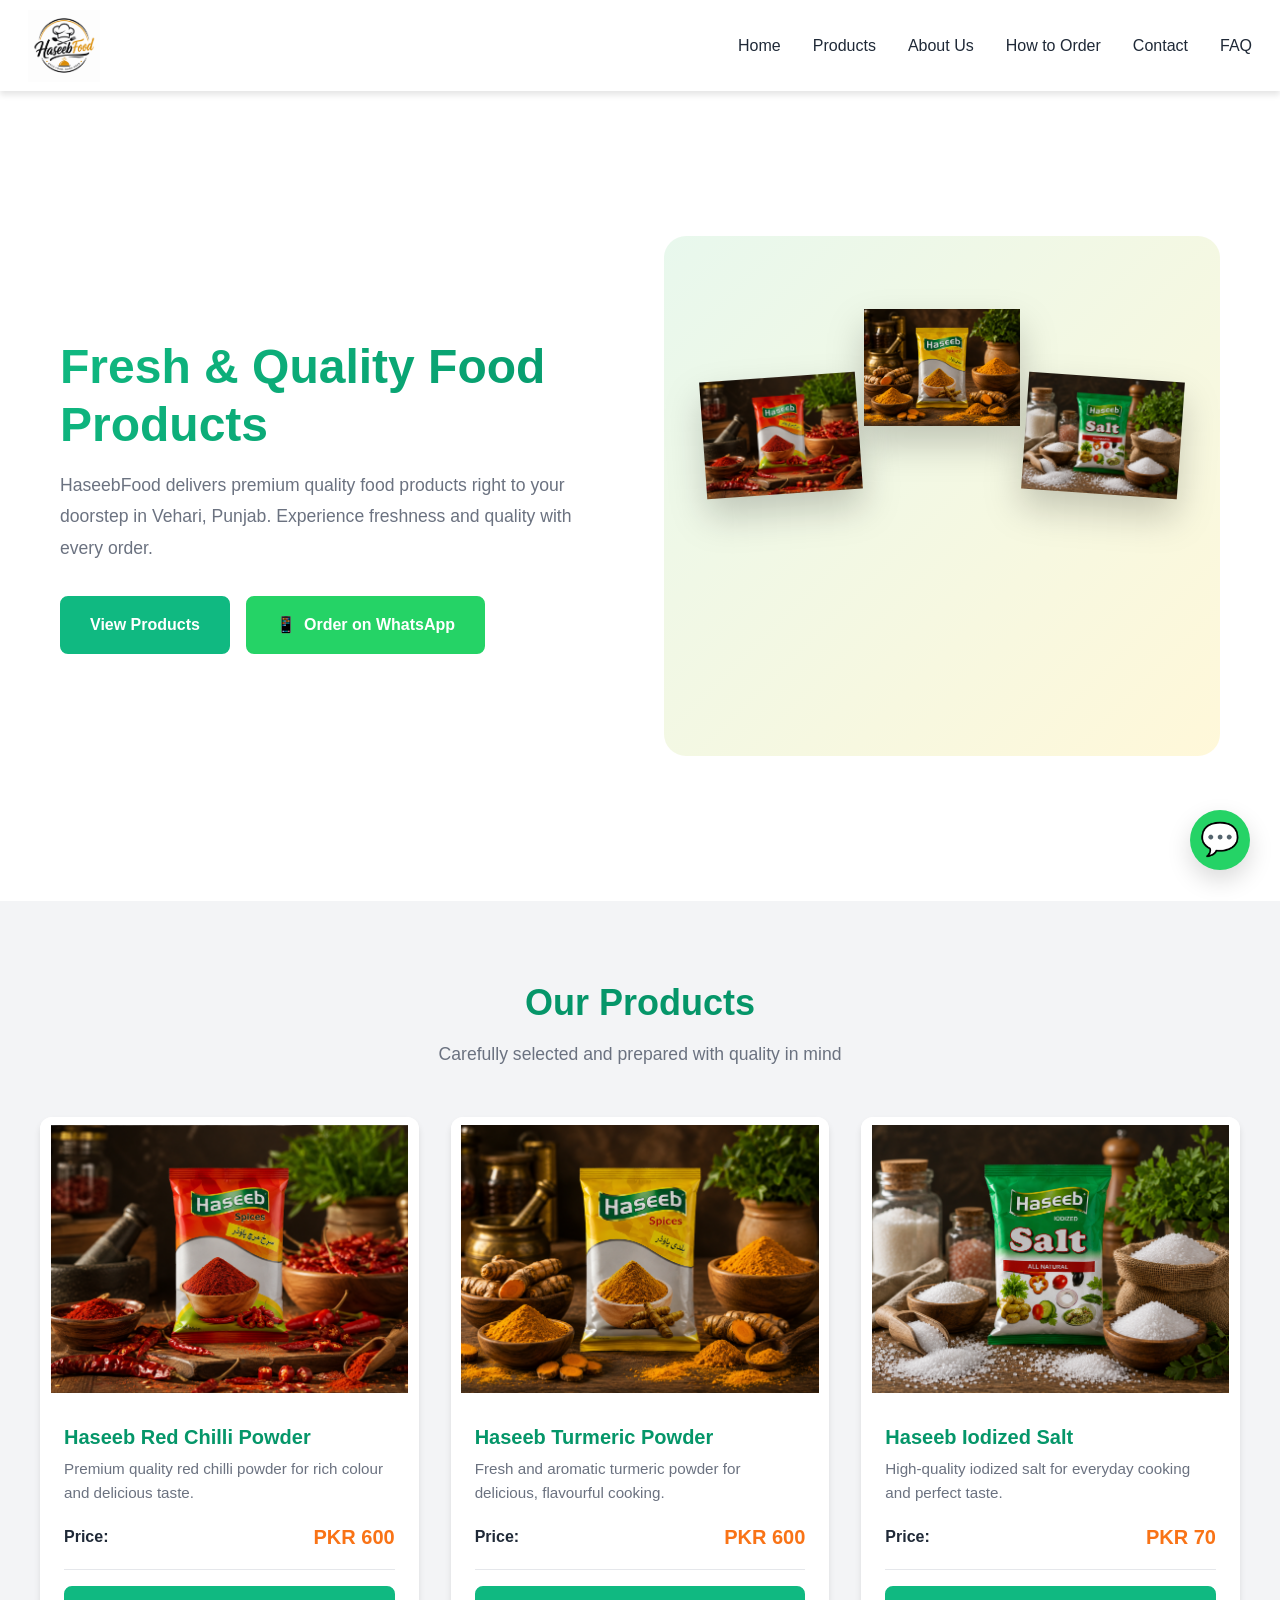
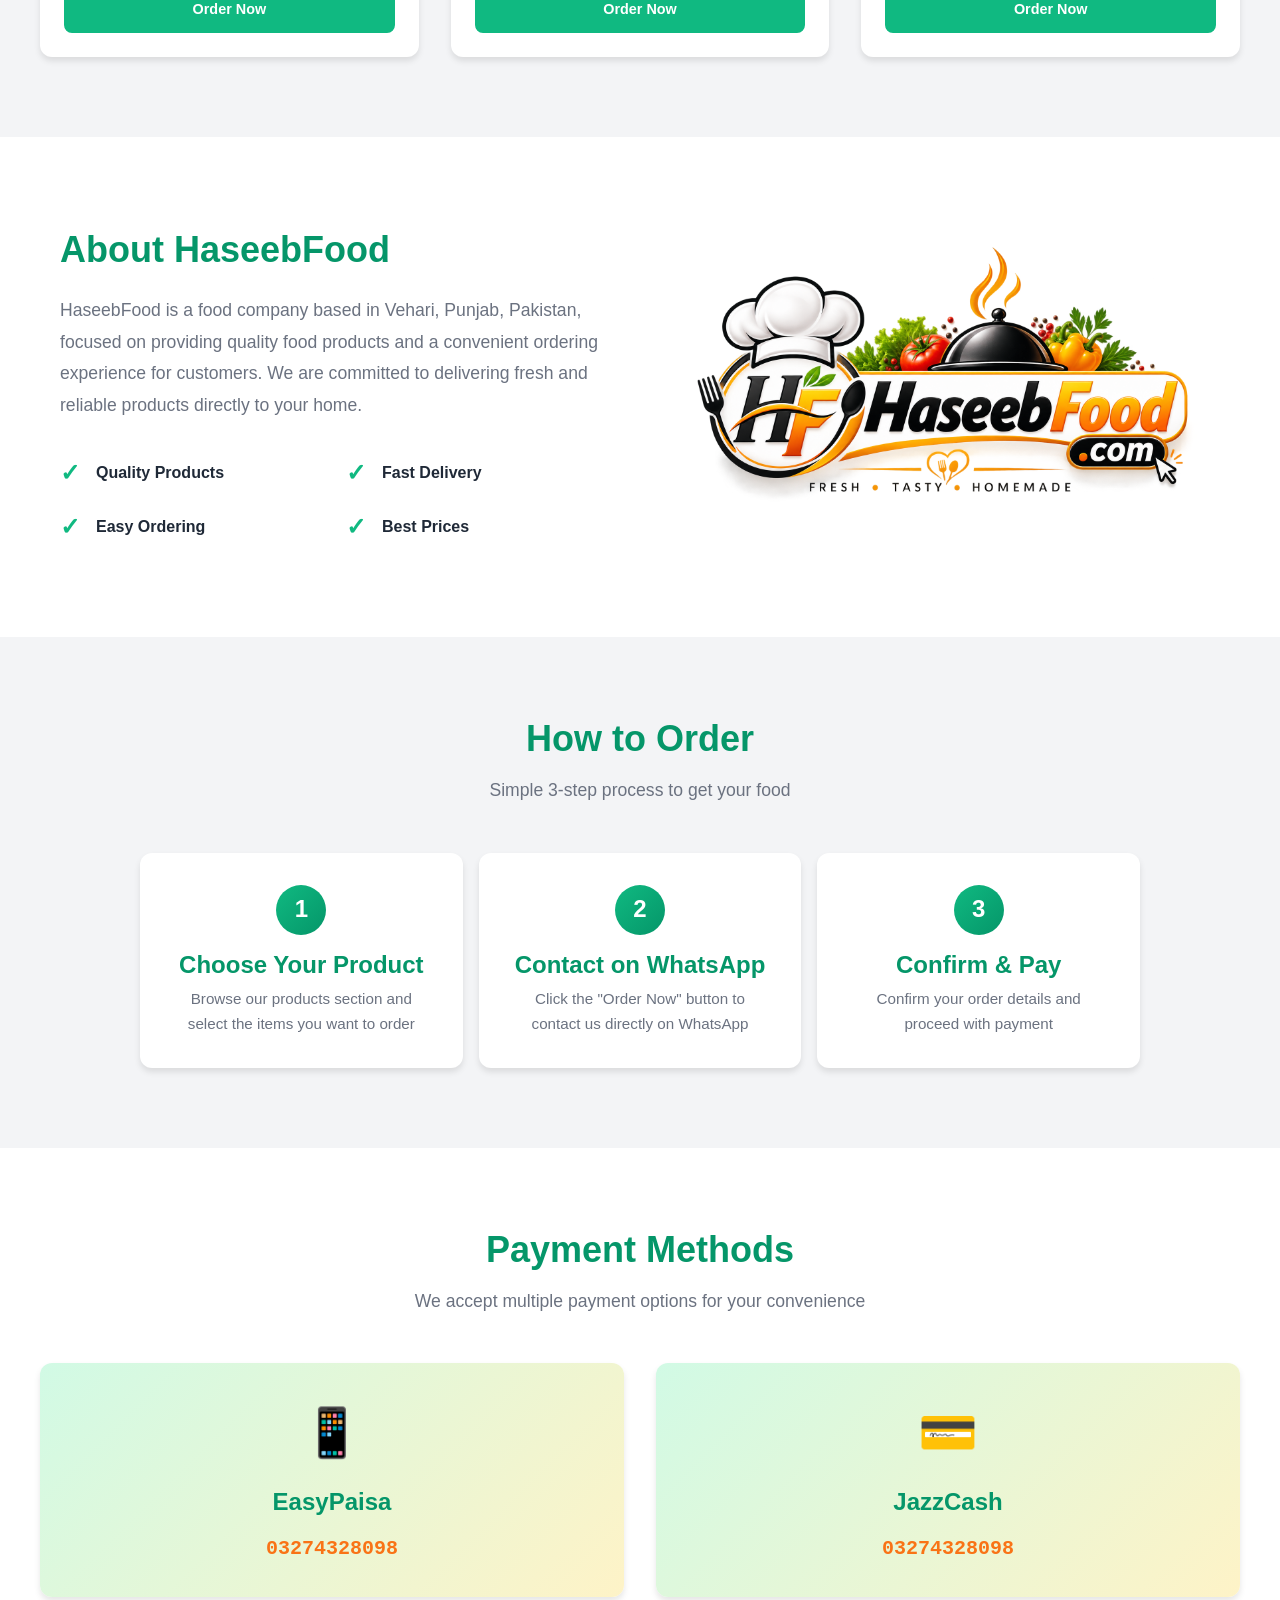
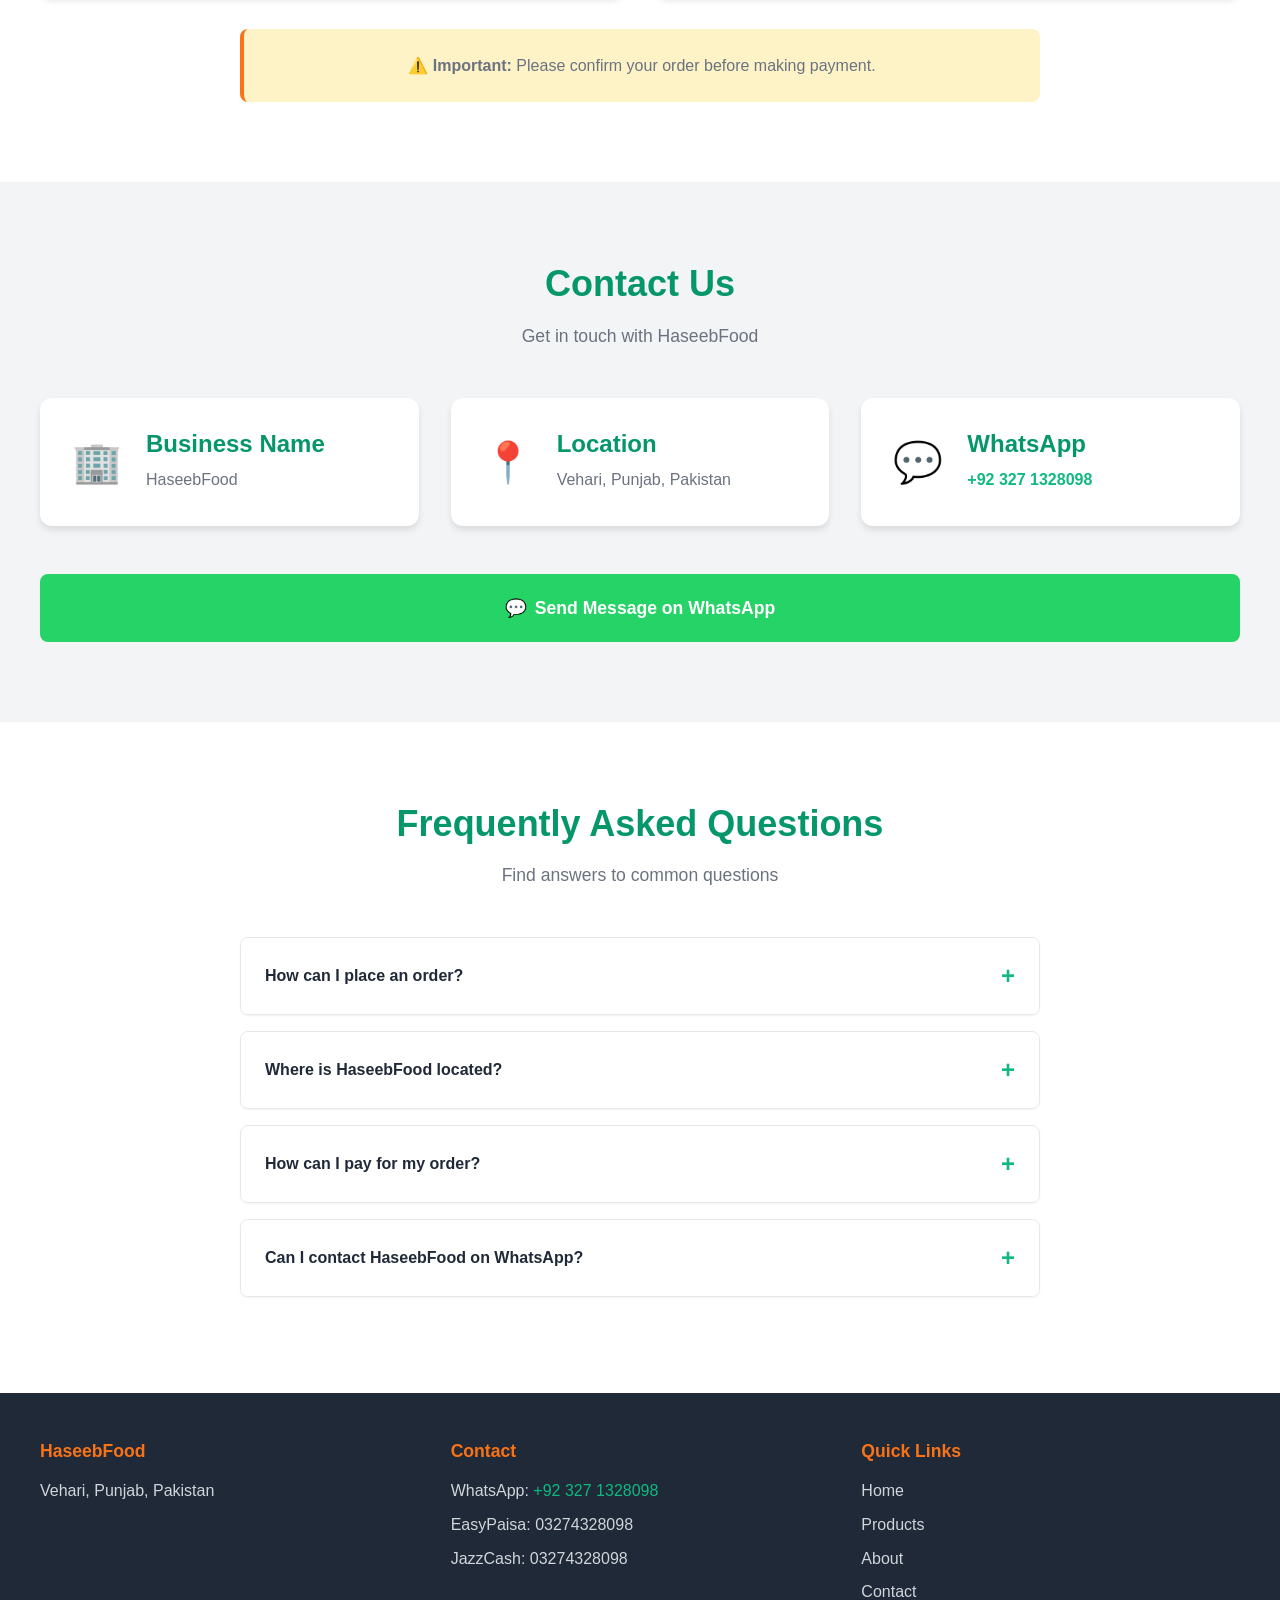
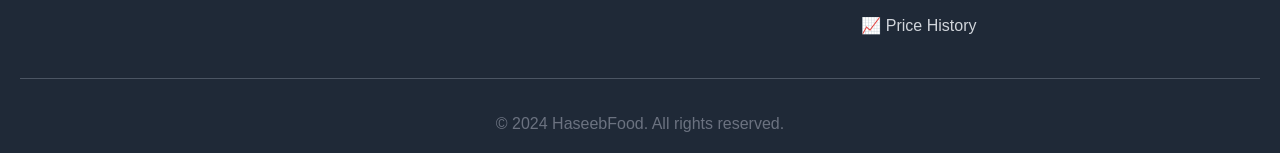
<file: index.html>
<!DOCTYPE html>
<html lang="en">
<head>
    <meta charset="UTF-8">
    <meta name="viewport" content="width=device-width, initial-scale=1.0">
    <meta name="description" content="HaseebFood - Quality food products delivered fresh to your door in Vehari, Punjab. Order now on WhatsApp!">
    <meta name="keywords" content="food, Vehari, quality products, delivery, WhatsApp order">
    <title>HaseebFood - Fresh & Quality Food Products in Vehari</title>
    <link rel="stylesheet" href="style.css">
</head>
<body>
    <!-- Navigation Bar -->
    <nav class="navbar" id="navbar">
        <div class="navbar-container">
            <a href="#home" class="logo" aria-label="HaseebFood Home">
                <img src="haseeb-logo.png" alt="HaseebFood Logo" class="site-logo">
            </a>
            <button class="hamburger" id="hamburger">
                <span></span>
                <span></span>
                <span></span>
            </button>
            <ul class="nav-menu" id="navMenu">
                <li><a href="#home" class="nav-link">Home</a></li>
                <li><a href="#products" class="nav-link">Products</a></li>
                <li><a href="#about" class="nav-link">About Us</a></li>
                <li><a href="#how-to-order" class="nav-link">How to Order</a></li>
                <li><a href="#contact" class="nav-link">Contact</a></li>
                <li><a href="#faq" class="nav-link">FAQ</a></li>
            </ul>
        </div>
    </nav>

    <!-- Hero Section -->
    <section id="home" class="hero">
        <div class="hero-content">
            <h1 class="hero-title">Fresh & Quality Food Products</h1>
            <p class="hero-subtitle">HaseebFood delivers premium quality food products right to your doorstep in Vehari, Punjab. Experience freshness and quality with every order.</p>
            <div class="hero-buttons">
                <a href="#products" class="btn btn-primary">View Products</a>
                <a href="https://wa.me/923271328098?text=Hello%20HaseebFood%2C%20I%20would%20like%20to%20know%20more%20about%20your%20products" class="btn btn-whatsapp">
                    <span>📱</span> Order on WhatsApp
                </a>
            </div>
        </div>
        <div class="hero-image">
            <div class="hero-product-display" aria-label="HaseebFood products">
                <div class="hero-product hero-product-1"><img src="haseeb-red-chilli.png" alt="Haseeb Red Chilli Powder"></div>
                <div class="hero-product hero-product-2"><img src="haseeb-turmeric.png" alt="Haseeb Turmeric Powder"></div>
                <div class="hero-product hero-product-3"><img src="haseeb-salt.png" alt="Haseeb Iodized Salt"></div>
            </div>
        </div>
    </section>

    <!-- Products Section -->
    <section id="products" class="products">
        <div class="section-header">
            <h2>Our Products</h2>
            <p>Carefully selected and prepared with quality in mind</p>
        </div>
        <div class="products-grid">
            <!-- Product 1 -->
            <div class="product-card">
                <div class="product-image">
                    <img src="haseeb-red-chilli.png" alt="Haseeb Red Chilli Powder" class="product-img">
                </div>
                <div class="product-info">
                    <h3 class="product-name">Haseeb Red Chilli Powder</h3>
                    <p class="product-description">Premium quality red chilli powder for rich colour and delicious taste.</p>
                    <div class="product-price">
                        <span class="price-label">Price:</span>
                        <span class="price-value">PKR 600 </span>
                    </div>
                    <a href="https://wa.me/923271328098?text=Hi%20HaseebFood%2C%20I%20would%20like%20to%20order%20Haseeb%20Red%20Chilli%20Powder" class="btn btn-small btn-primary">Order Now</a>
                </div>
            </div>

            <!-- Product 2 -->
            <div class="product-card">
                <div class="product-image">
                    <img src="haseeb-turmeric.png" alt="Haseeb Turmeric Powder" class="product-img">
                </div>
                <div class="product-info">
                    <h3 class="product-name">Haseeb Turmeric Powder</h3>
                    <p class="product-description">Fresh and aromatic turmeric powder for delicious, flavourful cooking.</p>
                    <div class="product-price">
                        <span class="price-label">Price:</span>
                        <span class="price-value">PKR 600 </span>
                    </div>
                    <a href="https://wa.me/923271328098?text=Hi%20HaseebFood%2C%20I%20would%20like%20to%20order%20Haseeb%20Turmeric%20Powder" class="btn btn-small btn-primary">Order Now</a>
                </div>
            </div>

            <!-- Product 3 -->
            <div class="product-card">
                <div class="product-image">
                    <img src="haseeb-salt.png" alt="Haseeb Iodized Salt" class="product-img">
                </div>
                <div class="product-info">
                    <h3 class="product-name">Haseeb Iodized Salt</h3>
                    <p class="product-description">High-quality iodized salt for everyday cooking and perfect taste.</p>
                    <div class="product-price">
                        <span class="price-label">Price:</span>
                        <span class="price-value">PKR 70</span>
                    </div>
                    <a href="https://wa.me/923271328098?text=Hi%20HaseebFood%2C%20I%20would%20like%20to%20order%20Haseeb%20Iodized%20Salt" class="btn btn-small btn-primary">Order Now</a>
                </div>
            </div>

        </div>
    </section>

    <!-- About Us Section -->
    <section id="about" class="about">
        <div class="section-container">
            <div class="about-content">
                <h2>About HaseebFood</h2>
                <p class="about-text">
                    HaseebFood is a food company based in Vehari, Punjab, Pakistan, focused on providing quality food products and a convenient ordering experience for customers. We are committed to delivering fresh and reliable products directly to your home.
                </p>
                <div class="about-features">
                    <div class="feature">
                        <span class="feature-icon">✓</span>
                        <span class="feature-text">Quality Products</span>
                    </div>
                    <div class="feature">
                        <span class="feature-icon">✓</span>
                        <span class="feature-text">Fast Delivery</span>
                    </div>
                    <div class="feature">
                        <span class="feature-icon">✓</span>
                        <span class="feature-text">Easy Ordering</span>
                    </div>
                    <div class="feature">
                        <span class="feature-icon">✓</span>
                        <span class="feature-text">Best Prices</span>
                    </div>
                </div>
            </div>
            <div class="about-image">
                <img src="haseeb-banner.png" alt="HaseebFood Brand Banner" class="brand-banner">
            </div>
        </div>
    </section>

    <!-- How to Order Section -->
    <section id="how-to-order" class="how-to-order">
        <div class="section-header">
            <h2>How to Order</h2>
            <p>Simple 3-step process to get your food</p>
        </div>
        <div class="steps-container">
            <div class="step">
                <div class="step-number">1</div>
                <h3>Choose Your Product</h3>
                <p>Browse our products section and select the items you want to order</p>
            </div>
            <div class="step-arrow">→</div>
            <div class="step">
                <div class="step-number">2</div>
                <h3>Contact on WhatsApp</h3>
                <p>Click the "Order Now" button to contact us directly on WhatsApp</p>
            </div>
            <div class="step-arrow">→</div>
            <div class="step">
                <div class="step-number">3</div>
                <h3>Confirm & Pay</h3>
                <p>Confirm your order details and proceed with payment</p>
            </div>
        </div>
    </section>

    <!-- Payment Section -->
    <section id="payment" class="payment">
        <div class="section-header">
            <h2>Payment Methods</h2>
            <p>We accept multiple payment options for your convenience</p>
        </div>
        <div class="payment-methods">
            <div class="payment-card">
                <div class="payment-icon">📱</div>
                <h3>EasyPaisa</h3>
                <p class="payment-number">03274328098</p>
            </div>
            <div class="payment-card">
                <div class="payment-icon">💳</div>
                <h3>JazzCash</h3>
                <p class="payment-number">03274328098</p>
            </div>
        </div>
        <div class="payment-note">
            <p><strong>⚠️ Important:</strong> Please confirm your order before making payment.</p>
        </div>
    </section>

    <!-- Contact Section -->
    <section id="contact" class="contact">
        <div class="section-header">
            <h2>Contact Us</h2>
            <p>Get in touch with HaseebFood</p>
        </div>
        <div class="contact-container">
            <div class="contact-info">
                <div class="contact-item">
                    <span class="contact-icon">🏢</span>
                    <div>
                        <h3>Business Name</h3>
                        <p>HaseebFood</p>
                    </div>
                </div>
                <div class="contact-item">
                    <span class="contact-icon">📍</span>
                    <div>
                        <h3>Location</h3>
                        <p>Vehari, Punjab, Pakistan</p>
                    </div>
                </div>
                <div class="contact-item">
                    <span class="contact-icon">💬</span>
                    <div>
                        <h3>WhatsApp</h3>
                        <p><a href="https://wa.me/923271328098">+92 327 1328098</a></p>
                    </div>
                </div>
            </div>
            <div class="contact-button-container">
                <a href="https://wa.me/923271328098?text=Hello%20HaseebFood%2C%20I%20would%20like%20to%20contact%20you" class="btn btn-whatsapp btn-large">
                    <span>💬</span> Send Message on WhatsApp
                </a>
            </div>
        </div>
    </section>

    <!-- FAQ Section -->
    <section id="faq" class="faq">
        <div class="section-header">
            <h2>Frequently Asked Questions</h2>
            <p>Find answers to common questions</p>
        </div>
        <div class="faq-container">
            <div class="faq-item">
                <button class="faq-question">
                    <span>How can I place an order?</span>
                    <span class="faq-toggle">+</span>
                </button>
                <div class="faq-answer">
                    <p>You can place an order by browsing our products section and clicking the "Order Now" button. This will open WhatsApp where you can confirm your order with us.</p>
                </div>
            </div>

            <div class="faq-item">
                <button class="faq-question">
                    <span>Where is HaseebFood located?</span>
                    <span class="faq-toggle">+</span>
                </button>
                <div class="faq-answer">
                    <p>HaseebFood is based in Vehari, Punjab, Pakistan. We deliver our products to customers in and around the Vehari area.</p>
                </div>
            </div>

            <div class="faq-item">
                <button class="faq-question">
                    <span>How can I pay for my order?</span>
                    <span class="faq-toggle">+</span>
                </button>
                <div class="faq-answer">
                    <p>We accept payment through EasyPaisa and JazzCash. After confirming your order on WhatsApp, we will provide you with payment instructions.</p>
                </div>
            </div>

            <div class="faq-item">
                <button class="faq-question">
                    <span>Can I contact HaseebFood on WhatsApp?</span>
                    <span class="faq-toggle">+</span>
                </button>
                <div class="faq-answer">
                    <p>Yes! WhatsApp is our primary communication channel. You can reach us at +92 327 1328098 for any inquiries or orders.</p>
                </div>
            </div>
        </div>
    </section>

    <!-- Floating WhatsApp Button -->
    <a href="https://wa.me/923271328098" class="floating-whatsapp" title="Contact us on WhatsApp">
        <span>💬</span>
    </a>

    <!-- Footer -->
    <footer class="footer">
        <div class="footer-content">
            <div class="footer-section">
                <h3>HaseebFood</h3>
                <p>Vehari, Punjab, Pakistan</p>
            </div>
            <div class="footer-section">
                <h3>Contact</h3>
                <p>WhatsApp: <a href="https://wa.me/923271328098">+92 327 1328098</a></p>
                <p>EasyPaisa: 03274328098</p>
                <p>JazzCash: 03274328098</p>
            </div>
            <div class="footer-section">
                <h3>Quick Links</h3>
                <ul class="footer-links">
                    <li><a href="#home">Home</a></li>
                    <li><a href="#products">Products</a></li>
                    <li><a href="#about">About</a></li>
                    <li><a href="#contact">Contact</a></li>
                    <li><a href="price-history.html">📈 Price History</a></li>
                </ul>
            </div>
        </div>
        <div class="footer-bottom">
            <p>&copy; 2024 HaseebFood. All rights reserved.</p>
        </div>
    </footer>

    <script src="script.js"></script>
</body>
</html>
</file>
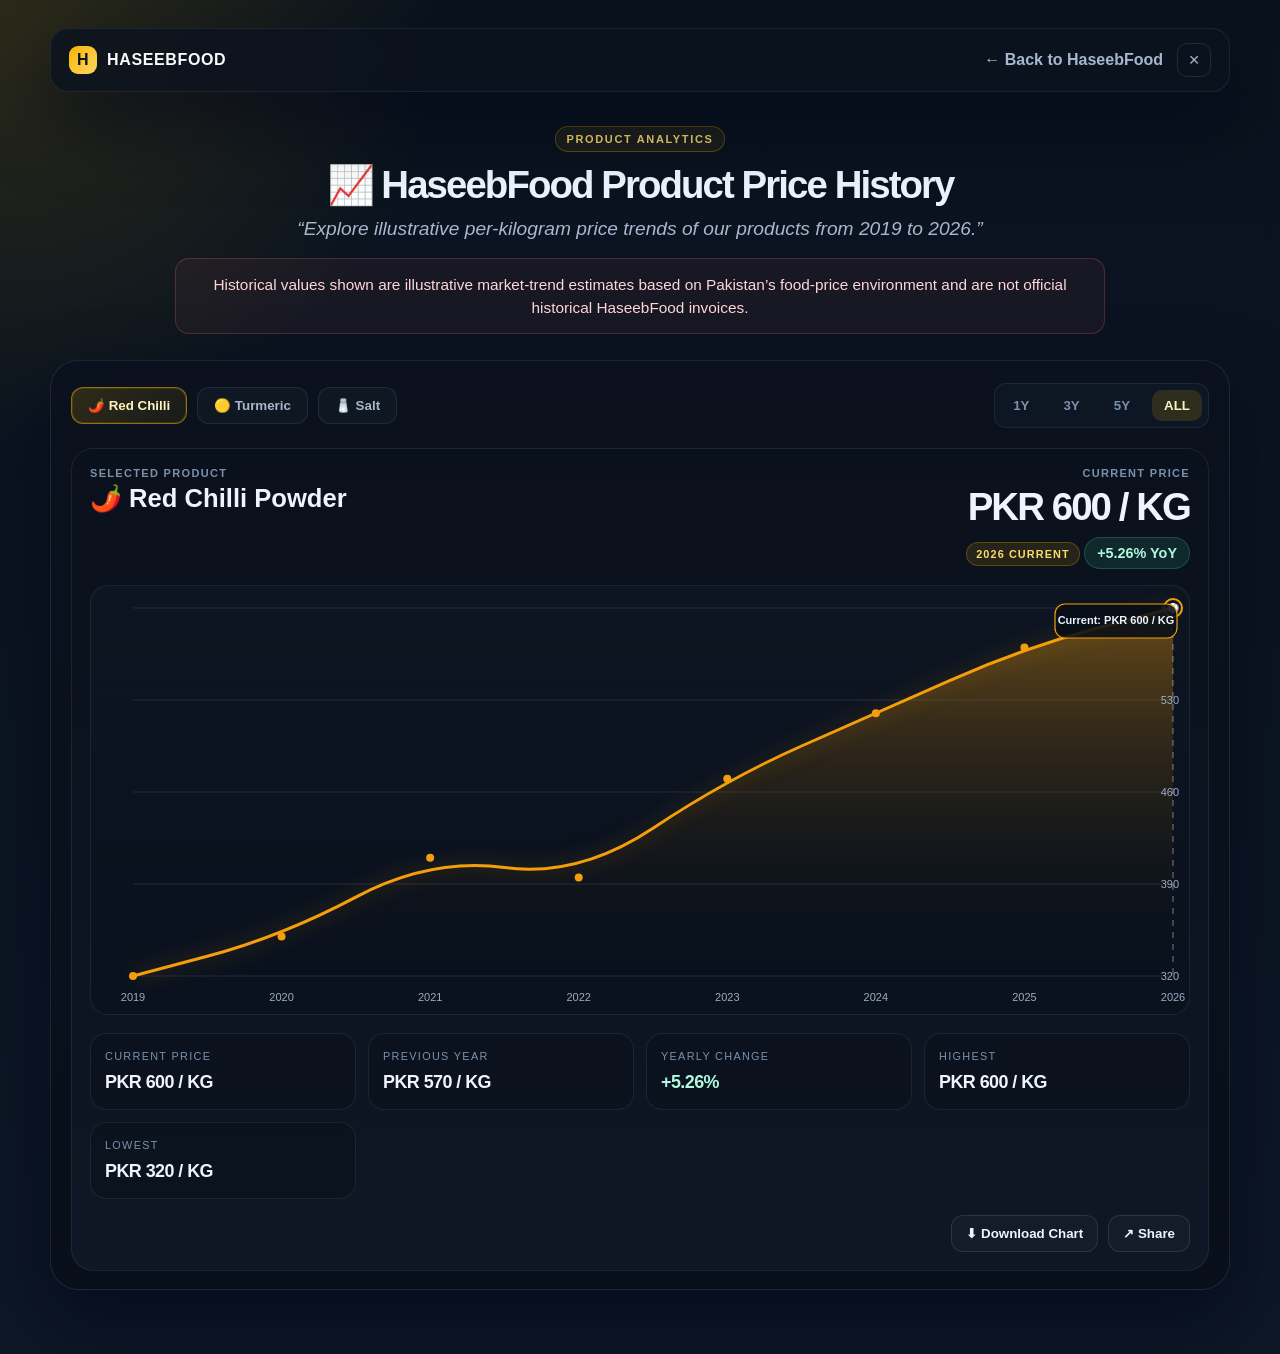
<file: price-history.html>
<!DOCTYPE html>
<html lang="en">
  <head>
    <meta charset="UTF-8" />
    <meta name="viewport" content="width=device-width, initial-scale=1.0" />
    <title>📈 HaseebFood Product Price History</title>
    <style>
      :root {
        --bg: #0b1320;
        --bg-soft: #101b2c;
        --panel: rgba(15, 24, 38, 0.96);
        --panel-alt: rgba(11, 18, 30, 0.86);
        --line: rgba(148, 163, 184, 0.18);
        --line-strong: rgba(148, 163, 184, 0.3);
        --text: #edf4ff;
        --muted: #a7b7cf;
        --muted-2: #7b91ab;
        --brand: #f5b700;
        --brand-soft: rgba(245, 183, 0, 0.14);
        --green: #34d399;
        --green-soft: rgba(52, 211, 153, 0.14);
        --red: #f87171;
        --red-soft: rgba(248, 113, 113, 0.16);
        --shadow: 0 30px 70px rgba(2, 6, 23, 0.55);
      }

      * { box-sizing: border-box; }

      html {
        scroll-behavior: smooth;
      }

      body {
        margin: 0;
        min-height: 100vh;
        overflow-x: hidden;
        overflow-y: auto;
        -webkit-overflow-scrolling: touch;
        font-family: Inter, "Segoe UI", Roboto, Helvetica, Arial, sans-serif;
        background:
          radial-gradient(circle at top left, rgba(245, 183, 0, 0.15), transparent 24%),
          linear-gradient(180deg, #09121d 0%, #0d1726 100%);
        color: var(--text);
      }

      a {
        color: inherit;
        text-decoration: none;
      }

      .page-shell {
        width: min(1180px, calc(100% - 28px));
        margin: 0 auto;
        padding: 28px 0 64px;
      }

      .topbar {
        display: flex;
        align-items: center;
        justify-content: space-between;
        gap: 12px;
        padding: 14px 18px;
        background: rgba(12, 19, 31, 0.82);
        border: 1px solid rgba(148, 163, 184, 0.12);
        border-radius: 18px;
        backdrop-filter: blur(10px);
        box-shadow: var(--shadow);
        position: sticky;
        top: 12px;
        z-index: 10;
      }

      .brand {
        display: inline-flex;
        align-items: center;
        gap: 10px;
        font-weight: 700;
        letter-spacing: 0.04em;
        text-transform: uppercase;
        color: #f9fafb;
      }

      .brand-mark {
        display: inline-flex;
        width: 28px;
        height: 28px;
        align-items: center;
        justify-content: center;
        border-radius: 9px;
        background: linear-gradient(135deg, var(--brand) 0%, #ffd666 100%);
        color: #0a1220;
        font-weight: 800;
      }

      .back-link {
        display: inline-flex;
        align-items: center;
        gap: 8px;
        color: var(--muted);
        font-weight: 600;
        transition: color 0.2s ease;
      }

      .back-link:hover {
        color: var(--text);
      }

      .close-link {
        display: inline-flex;
        width: 34px;
        height: 34px;
        align-items: center;
        justify-content: center;
        border: 1px solid rgba(148, 163, 184, 0.18);
        border-radius: 10px;
        color: var(--muted);
        font-size: 1.15rem;
        transition: color 0.2s ease, border-color 0.2s ease;
      }

      .close-link:hover {
        color: var(--text);
        border-color: rgba(245, 183, 0, 0.45);
      }

      .container {
        padding-top: 34px;
      }

      .hero {
        text-align: center;
        margin-bottom: 24px;
      }

      .eyebrow {
        display: inline-block;
        margin: 0 0 12px;
        padding: 6px 10px;
        border: 1px solid rgba(245, 183, 0, 0.3);
        border-radius: 999px;
        background: rgba(245, 183, 0, 0.08);
        color: #fbdc6d;
        font-size: 11px;
        letter-spacing: 0.15em;
        text-transform: uppercase;
        font-weight: 700;
      }

      h1 {
        margin: 0;
        font-size: clamp(2rem, 3vw, 3.3rem);
        line-height: 1.1;
        letter-spacing: -0.05em;
      }

      .subtitle {
        margin: 12px auto 0;
        max-width: 760px;
        font-size: clamp(1rem, 1.5vw, 1.2rem);
        color: var(--muted);
        font-style: italic;
      }

      .notice {
        width: min(930px, 100%);
        margin: 18px auto 0;
        padding: 14px 18px;
        border: 1px solid rgba(248, 113, 113, 0.22);
        border-radius: 14px;
        background: rgba(248, 113, 113, 0.06);
        color: #ffd7d7;
        font-size: 0.96rem;
        line-height: 1.5;
      }

      .panel {
        position: relative;
        margin-top: 26px;
        background: linear-gradient(180deg, rgba(11, 18, 30, 0.96) 0%, rgba(9, 15, 25, 0.92) 100%);
        border: 1px solid rgba(148, 163, 184, 0.15);
        border-radius: 28px;
        box-shadow: var(--shadow);
        overflow: hidden;
      }

      .panel-inner {
        padding: 22px 20px 18px;
      }

      .tabs-and-controls {
        display: flex;
        align-items: center;
        justify-content: space-between;
        gap: 14px;
        flex-wrap: wrap;
        margin-bottom: 20px;
      }

      .product-tabs {
        display: flex;
        flex-wrap: wrap;
        gap: 10px;
      }

      .tab-button {
        appearance: none;
        border: 1px solid rgba(148, 163, 184, 0.15);
        background: rgba(148, 163, 184, 0.04);
        color: var(--muted);
        border-radius: 12px;
        padding: 10px 16px;
        font-weight: 700;
        cursor: pointer;
        transition: all 0.2s ease;
      }

      .tab-button.active {
        background: linear-gradient(135deg, rgba(245, 183, 0, 0.16), rgba(245, 183, 0, 0.06));
        border-color: rgba(245, 183, 0, 0.52);
        color: #fef3bf;
        box-shadow: inset 0 0 0 1px rgba(245, 183, 0, 0.14);
      }

      .timeframe-controls {
        display: inline-flex;
        align-items: center;
        gap: 10px;
        padding: 6px;
        border: 1px solid rgba(148, 163, 184, 0.12);
        background: rgba(15, 24, 38, 0.76);
        border-radius: 12px;
      }

      .timeframe-button {
        border: 0;
        background: transparent;
        color: var(--muted-2);
        padding: 8px 12px;
        border-radius: 10px;
        font-weight: 700;
        cursor: pointer;
        transition: 0.2s ease;
      }

      .timeframe-button.active {
        background: rgba(245, 183, 0, 0.14);
        color: #fef3bf;
      }

      .chart-card {
        background: linear-gradient(180deg, rgba(11, 17, 28, 0.92) 0%, rgba(16, 24, 39, 0.9) 100%);
        border: 1px solid rgba(148, 163, 184, 0.12);
        border-radius: 22px;
        padding: 18px;
      }

      .chart-header {
        display: flex;
        justify-content: space-between;
        align-items: flex-start;
        gap: 16px;
        margin-bottom: 16px;
        flex-wrap: wrap;
      }

      .product-kicker {
        margin: 0 0 4px;
        color: var(--muted-2);
        letter-spacing: 0.12em;
        text-transform: uppercase;
        font-size: 11px;
        font-weight: 700;
      }

      .product-name {
        margin: 0;
        font-size: clamp(1.2rem, 2vw, 1.8rem);
      }

      .price-spotlight {
        text-align: right;
      }

      .current-label {
        display: block;
        color: var(--muted-2);
        text-transform: uppercase;
        letter-spacing: 0.12em;
        font-size: 11px;
        font-weight: 700;
        margin-bottom: 6px;
      }

      .current-price {
        font-size: clamp(1.8rem, 3vw, 2.7rem);
        font-weight: 800;
        letter-spacing: -0.05em;
      }

      .trend-pill {
        display: inline-flex;
        align-items: center;
        justify-content: center;
        border-radius: 999px;
        padding: 7px 12px;
        margin-top: 8px;
        background: rgba(52, 211, 153, 0.12);
        border: 1px solid rgba(52, 211, 153, 0.22);
        color: #b1f7dd;
        font-size: 0.9rem;
        font-weight: 700;
      }

      .current-badge {
        display: inline-flex;
        align-items: center;
        gap: 6px;
        margin-top: 10px;
        padding: 5px 9px;
        border-radius: 999px;
        background: rgba(245, 183, 0, 0.12);
        border: 1px solid rgba(245, 183, 0, 0.26);
        color: #fbdc6d;
        font-size: 0.68rem;
        font-weight: 800;
        letter-spacing: 0.1em;
      }

      .chart-wrap {
        position: relative;
        height: 430px;
        border-radius: 18px;
        background: linear-gradient(180deg, rgba(14, 23, 36, 0.7), rgba(10, 17, 29, 0.8));
        border: 1px solid rgba(148, 163, 184, 0.12);
        overflow: hidden;
      }

      canvas {
        display: block;
        width: 100%;
        height: 100%;
        cursor: crosshair;
      }

      .chart-tooltip {
        position: absolute;
        top: 18px;
        left: 18px;
        pointer-events: none;
        opacity: 0;
        transform: translateY(8px);
        transition: opacity 0.18s ease, transform 0.18s ease;
        z-index: 2;
        background: rgba(8, 12, 17, 0.92);
        border: 1px solid rgba(148, 163, 184, 0.25);
        border-radius: 12px;
        padding: 10px 12px;
        box-shadow: 0 18px 32px rgba(0, 0, 0, 0.28);
        min-width: 150px;
      }

      .chart-tooltip.visible {
        opacity: 1;
        transform: translateY(0);
      }

      .tooltip-year {
        display: block;
        font-size: 0.68rem;
        letter-spacing: 0.12em;
        text-transform: uppercase;
        color: var(--muted-2);
        margin-bottom: 4px;
      }

      .tooltip-value {
        font-size: 1rem;
        font-weight: 800;
        color: var(--text);
      }

      .stats-grid {
        display: grid;
        grid-template-columns: repeat(4, minmax(0, 1fr));
        gap: 12px;
        margin-top: 18px;
      }

      .stat-card {
        background: rgba(12, 18, 30, 0.72);
        border: 1px solid rgba(148, 163, 184, 0.12);
        border-radius: 16px;
        padding: 16px 14px;
      }

      .stat-label {
        display: block;
        color: var(--muted-2);
        font-size: 0.68rem;
        text-transform: uppercase;
        letter-spacing: 0.12em;
        margin-bottom: 10px;
      }

      .stat-value {
        font-size: 1.12rem;
        font-weight: 800;
        letter-spacing: -0.03em;
      }

      .stat-value.positive { color: #b1f7dd; }
      .stat-value.negative { color: #fecaca; }

      .action-row {
        display: flex;
        justify-content: flex-end;
        gap: 10px;
        margin-top: 16px;
        flex-wrap: wrap;
      }

      .action-button {
        appearance: none;
        border: 1px solid rgba(148, 163, 184, 0.18);
        background: rgba(148, 163, 184, 0.04);
        color: var(--text);
        border-radius: 12px;
        padding: 10px 14px;
        font-weight: 700;
        cursor: pointer;
        transition: transform 0.2s ease, border-color 0.2s ease;
      }

      .action-button:hover {
        transform: translateY(-1px);
        border-color: rgba(245, 183, 0, 0.34);
      }

      .sr-only {
        position: absolute;
        width: 1px;
        height: 1px;
        padding: 0;
        margin: -1px;
        overflow: hidden;
        clip: rect(0, 0, 0, 0);
        border: 0;
      }

      @media (max-width: 860px) {
        .topbar {
          padding: 12px 14px;
        }

        .brand {
          font-size: 0.82rem;
          letter-spacing: 0.04em;
        }

        .back-link {
          font-size: 0.86rem;
        }

        .stats-grid {
          grid-template-columns: repeat(2, minmax(0, 1fr));
        }

        .chart-wrap {
          height: 340px;
        }
      }

      @media (max-width: 560px) {
        .page-shell {
          width: min(100% - 16px, 1180px);
        }

        .panel-inner {
          padding: 14px 12px 12px;
        }

        .tabs-and-controls {
          align-items: stretch;
        }

        .product-tabs,
        .timeframe-controls {
          width: 100%;
        }

        .product-tabs {
          display: grid;
          grid-template-columns: repeat(3, minmax(0, 1fr));
        }

        .tab-button {
          width: 100%;
          padding: 10px 8px;
          font-size: 0.8rem;
        }

        .timeframe-controls {
          justify-content: space-between;
        }

        .timeframe-button {
          flex: 1 1 0;
        }

        .chart-header {
          align-items: center;
        }

        .price-spotlight {
          width: 100%;
          text-align: left;
        }

        .current-price {
          font-size: 1.8rem;
        }

        .stats-grid {
          grid-template-columns: 1fr;
        }

        .chart-wrap {
          height: 300px;
        }
      }
    </style>
  </head>
  <body>
    <div class="page-shell">
      <header class="topbar">
        <div class="brand"><span class="brand-mark">H</span> HaseebFood</div>
        <div style="display: inline-flex; align-items: center; gap: 14px;">
          <a class="back-link" href="index.html">← Back to HaseebFood</a>
          <a class="close-link" href="index.html" aria-label="Close price history" title="Close">×</a>
        </div>
      </header>

      <main class="container">
        <section class="hero" aria-label="Price history introduction">
          <p class="eyebrow">Product analytics</p>
          <h1>📈 HaseebFood Product Price History</h1>
          <p class="subtitle">“Explore illustrative per-kilogram price trends of our products from 2019 to 2026.”</p>
          <div class="notice">
            Historical values shown are illustrative market-trend estimates based on Pakistan’s food-price environment and are not official historical HaseebFood invoices.
          </div>
        </section>

        <section class="panel" aria-label="Price history dashboard">
          <div class="panel-inner">
            <div class="tabs-and-controls">
              <div class="product-tabs" id="productTabs" aria-label="Product tabs"></div>
              <div class="timeframe-controls" aria-label="Timeframe filters">
                <button class="timeframe-button" type="button" data-window="1Y">1Y</button>
                <button class="timeframe-button" type="button" data-window="3Y">3Y</button>
                <button class="timeframe-button" type="button" data-window="5Y">5Y</button>
                <button class="timeframe-button active" type="button" data-window="ALL">ALL</button>
              </div>
            </div>

            <div class="chart-card">
              <div class="chart-header">
                <div>
                  <p class="product-kicker">Selected product</p>
                  <h2 class="product-name" id="productName">Haseeb Red Chilli Powder</h2>
                </div>

                <div class="price-spotlight">
                  <span class="current-label">Current Price</span>
                  <div class="current-price" id="currentPrice">PKR 600 / KG</div>
                  <span class="current-badge">2026 CURRENT</span>
                  <div class="trend-pill" id="trendPill">+5.26% YoY</div>
                </div>
              </div>

              <div class="chart-wrap" aria-live="polite">
                <div class="chart-tooltip" id="chartTooltip" role="status" aria-live="polite">
                  <span class="tooltip-year" id="tooltipYear">2025</span>
                  <span class="tooltip-value" id="tooltipValue">PKR 570 / KG</span>
                  <span class="tooltip-change" id="tooltipChange">Change from previous year: +9.62%</span>
                </div>
                <canvas id="priceChart" aria-label="Price trend chart"></canvas>
              </div>

              <div class="stats-grid" id="statsGrid" aria-label="Price statistics"></div>

              <div class="action-row">
                <button class="action-button" type="button" id="downloadChartBtn">⬇ Download Chart</button>
                <button class="action-button" type="button" id="shareBtn">↗ Share</button>
              </div>
            </div>
          </div>
        </section>
      </main>
    </div>

    <script>
      const years = [2019, 2020, 2021, 2022, 2023, 2024, 2025, 2026];

      const productPriceHistory = {
        chilli: { 2019: 320, 2020: 350, 2021: 410, 2022: 395, 2023: 470, 2024: 520, 2025: 570, 2026: 600 },
        turmeric: { 2019: 300, 2020: 325, 2021: 370, 2022: 355, 2023: 430, 2024: 490, 2025: 550, 2026: 600 },
        salt: { 2019: 35, 2020: 38, 2021: 42, 2022: 40, 2023: 48, 2024: 55, 2025: 62, 2026: 70 }
      };

      const productData = {
        red: {
          label: '🌶️ Red Chilli Powder',
          short: '🌶️ Red Chilli',
          color: '#f59e0b',
          glow: 'rgba(245, 158, 11, 0.4)',
          values: Object.values(productPriceHistory.chilli)
        },
        yellow: {
          label: '🟡 Turmeric Powder',
          short: '🟡 Turmeric',
          color: '#facc15',
          glow: 'rgba(250, 204, 21, 0.4)',
          values: Object.values(productPriceHistory.turmeric)
        },
        salt: {
          label: '🧂 Iodized Salt',
          short: '🧂 Salt',
          color: '#7dd3fc',
          glow: 'rgba(125, 211, 252, 0.38)',
          values: Object.values(productPriceHistory.salt)
        }
      };

      const state = {
        selectedProduct: 'red',
        selectedWindow: 'ALL'
      };

      const productTabs = document.getElementById('productTabs');
      const productName = document.getElementById('productName');
      const currentPrice = document.getElementById('currentPrice');
      const trendPill = document.getElementById('trendPill');
      const statsGrid = document.getElementById('statsGrid');
      const tooltip = document.getElementById('chartTooltip');
      const tooltipYear = document.getElementById('tooltipYear');
      const tooltipValue = document.getElementById('tooltipValue');
      const tooltipChange = document.getElementById('tooltipChange');
      const chartCanvas = document.getElementById('priceChart');
      const ctx = chartCanvas.getContext('2d');

      function formatCurrency(value) {
        return `PKR ${Number(value).toLocaleString('en-PK')} / KG`;
      }

      function getLatestValues(productKey) {
        const values = productData[productKey].values;
        const windowMap = { '1Y': 2, '3Y': 4, '5Y': 6, ALL: values.length };
        const sliceSize = windowMap[state.selectedWindow] || values.length;
        const startIndex = Math.max(0, values.length - sliceSize);
        return {
          labels: years.slice(startIndex),
          values: values.slice(startIndex)
        };
      }

      function buildTabs() {
        productTabs.innerHTML = '';

        Object.entries(productData).forEach(([key, product]) => {
          const button = document.createElement('button');
          button.type = 'button';
          button.className = 'tab-button' + (state.selectedProduct === key ? ' active' : '');
          button.textContent = product.short;
          button.setAttribute('data-product', key);
          button.setAttribute('aria-pressed', state.selectedProduct === key ? 'true' : 'false');
          button.addEventListener('click', () => {
            state.selectedProduct = key;
            buildTabs();
            render();
          });
          productTabs.appendChild(button);
        });
      }

      function buildTimeframeControls() {
        document.querySelectorAll('.timeframe-button').forEach((button) => {
          const isActive = button.dataset.window === state.selectedWindow;
          button.classList.toggle('active', isActive);
          button.setAttribute('aria-pressed', String(isActive));
        });
      }

      function calculateStats(productKey) {
        const values = productData[productKey].values;
        const latest = values[values.length - 1];
        const previous = values[values.length - 2];
        const changePct = ((latest - previous) / previous) * 100;
        const highest = Math.max(...values);
        const lowest = Math.min(...values);

        return {
          current: latest,
          previous,
          changePct,
          highest,
          lowest
        };
      }

      function updateStats() {
        const product = productData[state.selectedProduct];
        const stats = calculateStats(state.selectedProduct);

        productName.textContent = product.label;
        currentPrice.textContent = formatCurrency(stats.current);

        const trendClass = stats.changePct >= 0 ? 'positive' : 'negative';
        const trendText = `${stats.changePct >= 0 ? '+' : ''}${stats.changePct.toFixed(2)}% YoY`;
        trendPill.textContent = trendText;
        trendPill.style.background = stats.changePct >= 0 ? 'rgba(52, 211, 153, 0.12)' : 'rgba(248, 113, 113, 0.08)';
        trendPill.style.borderColor = stats.changePct >= 0 ? 'rgba(52, 211, 153, 0.24)' : 'rgba(248, 113, 113, 0.24)';
        trendPill.style.color = stats.changePct >= 0 ? '#b1f7dd' : '#fecaca';

        statsGrid.innerHTML = `
          <div class="stat-card">
            <span class="stat-label">Current Price</span>
            <div class="stat-value">${formatCurrency(stats.current)}</div>
          </div>
          <div class="stat-card">
            <span class="stat-label">Previous Year</span>
            <div class="stat-value">${formatCurrency(stats.previous)}</div>
          </div>
          <div class="stat-card">
            <span class="stat-label">Yearly Change</span>
            <div class="stat-value ${trendClass}">${stats.changePct >= 0 ? '+' : ''}${stats.changePct.toFixed(2)}%</div>
          </div>
          <div class="stat-card">
            <span class="stat-label">Highest</span>
            <div class="stat-value">${formatCurrency(stats.highest)}</div>
          </div>
          <div class="stat-card">
            <span class="stat-label">Lowest</span>
            <div class="stat-value">${formatCurrency(stats.lowest)}</div>
          </div>
        `;
      }

      function getChartDims() {
        const rect = chartCanvas.getBoundingClientRect();
        const dpr = window.devicePixelRatio || 1;
        const width = Math.max(300, rect.width);
        const height = Math.max(220, rect.height);
        chartCanvas.width = width * dpr;
        chartCanvas.height = height * dpr;
        ctx.setTransform(dpr, 0, 0, dpr, 0, 0);
        return { width, height };
      }

      function smoothPath(points) {
        if (points.length < 2) return '';
        let d = `M ${points[0].x} ${points[0].y}`;

        for (let i = 1; i < points.length; i++) {
          const prev = points[i - 1];
          const current = points[i];
          const cx = (prev.x + current.x) / 2;
          d += ` Q ${prev.x} ${prev.y} ${cx} ${(prev.y + current.y) / 2}`;
        }

        const last = points[points.length - 1];
        d += ` T ${last.x} ${last.y}`;
        return d;
      }

      function buildAreaPath(points, height) {
        if (!points.length) return '';
        let d = smoothPath(points);
        const last = points[points.length - 1];
        const first = points[0];
        d += ` L ${last.x} ${height} L ${first.x} ${height} Z`;
        return d;
      }

      function renderChart() {
        const product = productData[state.selectedProduct];
        const { labels, values } = getLatestValues(state.selectedProduct);
        const { width, height } = getChartDims();
        const padding = { top: 22, right: 16, bottom: 38, left: 42 };
        const chartWidth = width - padding.left - padding.right;
        const chartHeight = height - padding.top - padding.bottom;

        const maxValue = Math.max(...values);
        const minValue = Math.min(...values);
        const valueRange = maxValue - minValue || 1;

        ctx.clearRect(0, 0, width, height);

        const gridOpacity = 1;
        ctx.strokeStyle = 'rgba(148, 163, 184, 0.18)';
        ctx.lineWidth = 1;
        for (let i = 0; i <= 4; i++) {
          const y = padding.top + (chartHeight / 4) * i;
          ctx.beginPath();
          ctx.moveTo(padding.left, y);
          ctx.lineTo(width - padding.right, y);
          ctx.stroke();
        }

        const points = values.map((value, index) => {
          const x = padding.left + (chartWidth / Math.max(values.length - 1, 1)) * index;
          const ratio = (value - minValue) / valueRange;
          const y = padding.top + chartHeight - ratio * chartHeight;
          return { x, y, value, label: labels[index], index };
        });

        const linePath = new Path2D(smoothPath(points));
        const areaPath = new Path2D(buildAreaPath(points, height - padding.bottom));

        const gradient = ctx.createLinearGradient(0, padding.top, 0, height - padding.bottom);
        gradient.addColorStop(0, product.glow);
        gradient.addColorStop(1, 'rgba(0, 0, 0, 0)');
        ctx.fillStyle = gradient;
        ctx.fill(areaPath);

        ctx.strokeStyle = product.color;
        ctx.lineWidth = 3;
        ctx.shadowColor = product.glow;
        ctx.shadowBlur = 20;
        ctx.stroke(linePath);
        ctx.shadowBlur = 0;

        const latestPoint = points[points.length - 1];
        const currentValue = latestPoint.value;
        const currentY = latestPoint.y;

        ctx.beginPath();
        ctx.arc(latestPoint.x, latestPoint.y, 5, 0, Math.PI * 2);
        ctx.fillStyle = '#fff';
        ctx.fill();
        ctx.beginPath();
        ctx.arc(latestPoint.x, latestPoint.y, 9, 0, Math.PI * 2);
        ctx.strokeStyle = product.color;
        ctx.lineWidth = 2;
        ctx.stroke();

        ctx.beginPath();
        ctx.setLineDash([6, 6]);
        ctx.moveTo(latestPoint.x, latestPoint.y);
        ctx.lineTo(latestPoint.x, height - padding.bottom);
        ctx.strokeStyle = 'rgba(255,255,255,0.22)';
        ctx.stroke();
        ctx.setLineDash([]);

        points.forEach((point) => {
          ctx.beginPath();
          ctx.arc(point.x, point.y, 4, 0, Math.PI * 2);
          ctx.fillStyle = point.index === points.length - 1 ? '#fff' : product.color;
          ctx.fill();
        });

        ctx.fillStyle = 'rgba(167, 183, 207, 0.92)';
        ctx.font = '11px Inter, sans-serif';
        ctx.textAlign = 'center';
        labels.forEach((label, index) => {
          const point = points[index];
          const x = point.x;
          const y = height - 13;
          ctx.fillText(String(label), x, y);
        });

        ctx.textAlign = 'right';
        const valueTicks = 4;
        for (let i = 0; i <= valueTicks; i++) {
          const tickValue = maxValue - ((maxValue - minValue) / valueTicks) * i;
          const y = padding.top + (chartHeight / valueTicks) * i;
          ctx.fillText(Math.round(tickValue), width - 10, y + 4);
        }

        const tooltipNode = document.getElementById('chartTooltip');
        tooltipNode.classList.remove('visible');

        const pointerMove = (event) => {
          const rect = chartCanvas.getBoundingClientRect();
          const x = event.clientX - rect.left;
          let nearest = points[0];
          let minDistance = Infinity;

          points.forEach((point) => {
            const distance = Math.abs(point.x - x);
            if (distance < minDistance) {
              minDistance = distance;
              nearest = point;
            }
          });

          const tooltipLeft = Math.min(Math.max(18, nearest.x - 18), rect.width - 154);
          const tooltipTop = Math.max(18, nearest.y - 56);
          tooltipNode.style.left = `${tooltipLeft}px`;
          tooltipNode.style.top = `${tooltipTop}px`;
          tooltipNode.querySelector('#tooltipYear').textContent = String(nearest.label);
          tooltipNode.querySelector('#tooltipValue').textContent = formatCurrency(nearest.value);
          const previousValue = product.values[years.indexOf(nearest.label) - 1];
          const change = previousValue ? ((nearest.value - previousValue) / previousValue) * 100 : 0;
          tooltipChange.textContent = `Change from previous year: ${change >= 0 ? '+' : ''}${change.toFixed(2)}%`;
          tooltipNode.classList.add('visible');
        };

        chartCanvas.onpointermove = pointerMove;
        chartCanvas.onpointerleave = () => tooltipNode.classList.remove('visible');
        chartCanvas.ontouchstart = (event) => {
          const touch = event.touches[0];
          pointerMove({ clientX: touch.clientX, clientY: touch.clientY });
        };
        chartCanvas.ontouchend = () => tooltipNode.classList.remove('visible');

        const currentPosition = points[points.length - 1];
        const indicatorText = `Current: ${formatCurrency(currentValue)}`;
        ctx.fillStyle = 'rgba(9, 14, 22, 0.88)';
        ctx.strokeStyle = product.color;
        ctx.lineWidth = 1.2;
        const indicatorWidth = 122;
        const indicatorHeight = 34;
        const indicatorX = Math.min(width - indicatorWidth - 12, currentPosition.x + 12);
        const indicatorY = Math.max(18, currentPosition.y - 56);
        ctx.beginPath();
        ctx.roundRect(indicatorX, indicatorY, indicatorWidth, indicatorHeight, 10);
        ctx.fill();
        ctx.stroke();
        ctx.fillStyle = '#eaf3ff';
        ctx.font = '600 11px Inter, sans-serif';
        ctx.textAlign = 'center';
        ctx.fillText(indicatorText, indicatorX + indicatorWidth / 2, indicatorY + 20);
      }

      function render() {
        buildTabs();
        buildTimeframeControls();
        updateStats();
        renderChart();
      }

      document.querySelectorAll('.timeframe-button').forEach((button) => {
        button.addEventListener('click', () => {
          state.selectedWindow = button.dataset.window;
          render();
        });
      });

      document.getElementById('downloadChartBtn').addEventListener('click', () => {
        const link = document.createElement('a');
        link.href = chartCanvas.toDataURL('image/png');
        link.download = `${state.selectedProduct}-price-history.png`;
        link.click();
      });

      document.getElementById('shareBtn').addEventListener('click', async () => {
        const shareTitle = `${productData[state.selectedProduct].label} - Price History`;
        const shareText = `${shareTitle}: ${formatCurrency(calculateStats(state.selectedProduct).current)}`;

        if (navigator.share) {
          try {
            await navigator.share({ title: shareTitle, text: shareText, url: window.location.href });
            return;
          } catch (error) {
            console.warn('Share cancelled or unavailable', error);
          }
        }

        if (navigator.clipboard) {
          try {
            await navigator.clipboard.writeText(`${shareText} | ${window.location.href}`);
            const button = document.getElementById('shareBtn');
            const originalText = button.textContent;
            button.textContent = '✓ Link copied';
            setTimeout(() => {
              button.textContent = originalText;
            }, 1200);
          } catch (error) {
            console.warn('Clipboard copy failed', error);
          }
        }
      });

      const resizeObserver = new ResizeObserver(() => render());
      resizeObserver.observe(chartCanvas);
      render();
    </script>
  </body>
</html>
</file>
<file: style.css>
/* ===========================
   VARIABLES & RESET
   =========================== */
:root {
    --primary-green: #10b981;
    --primary-orange: #f97316;
    --dark-green: #059669;
    --light-green: #d1fae5;
    --white: #ffffff;
    --light-gray: #f3f4f6;
    --dark-gray: #1f2937;
    --text-gray: #6b7280;
    --border-gray: #e5e7eb;
    --shadow-sm: 0 1px 2px rgba(0, 0, 0, 0.05);
    --shadow-md: 0 4px 6px rgba(0, 0, 0, 0.1);
    --shadow-lg: 0 10px 25px rgba(0, 0, 0, 0.15);
    --transition: all 0.3s ease;
}

* {
    margin: 0;
    padding: 0;
    box-sizing: border-box;
}

html {
    scroll-behavior: smooth;
}

body {
    font-family: 'Segoe UI', Tahoma, Geneva, Verdana, sans-serif;
    line-height: 1.6;
    color: var(--dark-gray);
    background-color: var(--white);
}

/* ===========================
   TYPOGRAPHY
   =========================== */
h1, h2, h3, h4, h5, h6 {
    font-weight: 700;
    line-height: 1.2;
    color: var(--dark-gray);
}

h1 {
    font-size: 3rem;
}

h2 {
    font-size: 2.25rem;
}

h3 {
    font-size: 1.5rem;
}

p {
    color: var(--text-gray);
    font-size: 1rem;
}

a {
    text-decoration: none;
    color: var(--primary-green);
}

/* ===========================
   UTILITIES
   =========================== */
.section-container {
    max-width: 1200px;
    margin: 0 auto;
    padding: 0 20px;
    display: grid;
    grid-template-columns: 1fr 1fr;
    gap: 3rem;
    align-items: center;
}

.section-header {
    text-align: center;
    margin-bottom: 3rem;
}

.section-header h2 {
    margin-bottom: 1rem;
    color: var(--dark-green);
}

.section-header p {
    font-size: 1.1rem;
    color: var(--text-gray);
}

/* ===========================
   BUTTONS
   =========================== */
.btn {
    display: inline-flex;
    align-items: center;
    justify-content: center;
    gap: 0.5rem;
    padding: 0.875rem 1.75rem;
    font-size: 1rem;
    font-weight: 600;
    border: none;
    border-radius: 8px;
    cursor: pointer;
    transition: var(--transition);
    text-decoration: none;
    white-space: nowrap;
}

.btn-primary {
    background-color: var(--primary-green);
    color: var(--white);
    border: 2px solid var(--primary-green);
}

.btn-primary:hover {
    background-color: var(--dark-green);
    border-color: var(--dark-green);
    transform: translateY(-2px);
    box-shadow: var(--shadow-lg);
}

.btn-whatsapp {
    background-color: #25d366;
    color: var(--white);
    border: 2px solid #25d366;
}

.btn-whatsapp:hover {
    background-color: #1fa85c;
    border-color: #1fa85c;
    transform: translateY(-2px);
    box-shadow: var(--shadow-lg);
}

.btn-small {
    padding: 0.625rem 1.25rem;
    font-size: 0.9rem;
}

.btn-large {
    padding: 1.125rem 2.25rem;
    font-size: 1.1rem;
    width: 100%;
}

/* ===========================
   NAVIGATION BAR
   =========================== */
.navbar {
    background-color: var(--white);
    box-shadow: var(--shadow-md);
    position: sticky;
    top: 0;
    z-index: 1000;
    animation: slideDown 0.3s ease;
}

@keyframes slideDown {
    from {
        transform: translateY(-100%);
    }
    to {
        transform: translateY(0);
    }
}

.navbar-container {
    max-width: 1200px;
    margin: 0 auto;
    padding: 1rem 20px;
    display: flex;
    justify-content: space-between;
    align-items: center;
}

.logo {
    display: flex;
    align-items: center;
    gap: 0.5rem;
    font-size: 1.5rem;
    font-weight: 700;
    color: var(--primary-green);
}

.logo-icon {
    font-size: 2rem;
}

.logo-text {
    font-weight: 700;
}

.nav-menu {
    display: flex;
    list-style: none;
    gap: 2rem;
    align-items: center;
}

.nav-link {
    color: var(--dark-gray);
    font-weight: 500;
    transition: var(--transition);
    position: relative;
}

.nav-link:hover {
    color: var(--primary-green);
}

.nav-link::after {
    content: '';
    position: absolute;
    bottom: -5px;
    left: 0;
    width: 0;
    height: 2px;
    background-color: var(--primary-orange);
    transition: width 0.3s ease;
}

.nav-link:hover::after {
    width: 100%;
}

.hamburger {
    display: none;
    flex-direction: column;
    background: none;
    border: none;
    cursor: pointer;
    gap: 5px;
}

.hamburger span {
    width: 25px;
    height: 3px;
    background-color: var(--dark-gray);
    border-radius: 2px;
    transition: var(--transition);
}

/* ===========================
   HERO SECTION
   =========================== */
.hero {
    max-width: 1200px;
    margin: 0 auto;
    padding: 4rem 20px;
    display: grid;
    grid-template-columns: 1fr 1fr;
    gap: 3rem;
    align-items: center;
    min-height: 90vh;
}

.hero-content h1 {
    background: linear-gradient(135deg, var(--primary-green) 0%, var(--dark-green) 100%);
    -webkit-background-clip: text;
    -webkit-text-fill-color: transparent;
    background-clip: text;
    margin-bottom: 1rem;
    animation: fadeInUp 0.8s ease;
}

.hero-subtitle {
    font-size: 1.1rem;
    color: var(--text-gray);
    margin-bottom: 2rem;
    line-height: 1.8;
    animation: fadeInUp 0.8s ease 0.2s backwards;
}

.hero-buttons {
    display: flex;
    gap: 1rem;
    flex-wrap: wrap;
    animation: fadeInUp 0.8s ease 0.4s backwards;
}

.hero-image {
    display: flex;
    align-items: center;
    justify-content: center;
}

.hero-placeholder {
    width: 100%;
    aspect-ratio: 1;
    background: linear-gradient(135deg, var(--light-green) 0%, #fef3c7 100%);
    border-radius: 20px;
    display: flex;
    align-items: center;
    justify-content: center;
    font-size: 5rem;
    font-weight: 700;
    animation: float 3s ease-in-out infinite;
}

@keyframes fadeInUp {
    from {
        opacity: 0;
        transform: translateY(20px);
    }
    to {
        opacity: 1;
        transform: translateY(0);
    }
}

@keyframes float {
    0%, 100% {
        transform: translateY(0px);
    }
    50% {
        transform: translateY(-20px);
    }
}

/* ===========================
   PRODUCTS SECTION
   =========================== */
.products {
    background-color: var(--light-gray);
    padding: 5rem 20px;
}

.products .section-header {
    max-width: 1200px;
    margin-left: auto;
    margin-right: auto;
    margin-bottom: 3rem;
}

.products-grid {
    max-width: 1200px;
    margin: 0 auto;
    display: grid;
    grid-template-columns: repeat(auto-fit, minmax(280px, 1fr));
    gap: 2rem;
}

.product-card {
    background-color: var(--white);
    border-radius: 12px;
    overflow: hidden;
    box-shadow: var(--shadow-md);
    transition: var(--transition);
    display: flex;
    flex-direction: column;
    height: 100%;
}

.product-card:hover {
    transform: translateY(-8px);
    box-shadow: var(--shadow-lg);
}

.product-image {
    width: 100%;
    aspect-ratio: 1;
    background: linear-gradient(135deg, #dbeafe 0%, #fef3c7 100%);
    display: flex;
    align-items: center;
    justify-content: center;
    position: relative;
    overflow: hidden;
}

.image-placeholder {
    font-size: 4rem;
    animation: scaleIn 0.6s ease;
}

@keyframes scaleIn {
    from {
        transform: scale(0.5);
        opacity: 0;
    }
    to {
        transform: scale(1);
        opacity: 1;
    }
}

.product-info {
    padding: 1.5rem;
    display: flex;
    flex-direction: column;
    flex-grow: 1;
}

.product-name {
    color: var(--dark-green);
    margin-bottom: 0.5rem;
    font-size: 1.25rem;
}

.product-description {
    color: var(--text-gray);
    font-size: 0.95rem;
    margin-bottom: 1rem;
    flex-grow: 1;
}

.product-price {
    display: flex;
    justify-content: space-between;
    align-items: center;
    margin-bottom: 1rem;
    padding-bottom: 1rem;
    border-bottom: 1px solid var(--border-gray);
}

.price-label {
    font-weight: 600;
    color: var(--dark-gray);
}

.price-value {
    font-size: 1.25rem;
    font-weight: 700;
    color: var(--primary-orange);
}

/* ===========================
   ABOUT US SECTION
   =========================== */
.about {
    padding: 5rem 20px;
}

.about-content h2 {
    color: var(--dark-green);
    margin-bottom: 1.5rem;
}

.about-text {
    font-size: 1.1rem;
    line-height: 1.8;
    margin-bottom: 2rem;
    color: var(--text-gray);
}

.about-features {
    display: grid;
    grid-template-columns: repeat(2, 1fr);
    gap: 1rem;
}

.feature {
    display: flex;
    align-items: center;
    gap: 1rem;
}

.feature-icon {
    font-size: 1.5rem;
    color: var(--primary-green);
    font-weight: 700;
    flex-shrink: 0;
}

.feature-text {
    font-weight: 600;
    color: var(--dark-gray);
}

.about-image {
    display: flex;
    align-items: center;
    justify-content: center;
}

.about-placeholder {
    width: 100%;
    aspect-ratio: 1;
    background: linear-gradient(135deg, #dbeafe 0%, #d1fae5 100%);
    border-radius: 20px;
    display: flex;
    align-items: center;
    justify-content: center;
    font-size: 4rem;
    font-weight: 700;
}

/* ===========================
   HOW TO ORDER SECTION
   =========================== */
.how-to-order {
    background-color: var(--light-gray);
    padding: 5rem 20px;
}

.how-to-order .section-header {
    max-width: 1200px;
    margin-left: auto;
    margin-right: auto;
    margin-bottom: 3rem;
}

.steps-container {
    max-width: 1000px;
    margin: 0 auto;
    display: flex;
    justify-content: space-between;
    align-items: center;
    flex-wrap: wrap;
    gap: 1rem;
}

.step {
    flex: 1;
    min-width: 250px;
    text-align: center;
    padding: 2rem;
    background-color: var(--white);
    border-radius: 12px;
    box-shadow: var(--shadow-md);
    transition: var(--transition);
}

.step:hover {
    transform: translateY(-5px);
    box-shadow: var(--shadow-lg);
}

.step-number {
    width: 50px;
    height: 50px;
    background: linear-gradient(135deg, var(--primary-green) 0%, var(--dark-green) 100%);
    color: var(--white);
    border-radius: 50%;
    display: flex;
    align-items: center;
    justify-content: center;
    font-size: 1.5rem;
    font-weight: 700;
    margin: 0 auto 1rem;
}

.step h3 {
    color: var(--dark-green);
    margin-bottom: 0.5rem;
}

.step p {
    font-size: 0.95rem;
    color: var(--text-gray);
}

.step-arrow {
    font-size: 2rem;
    color: var(--primary-green);
    display: none;
}

/* ===========================
   PAYMENT SECTION
   =========================== */
.payment {
    padding: 5rem 20px;
}

.payment .section-header {
    max-width: 1200px;
    margin-left: auto;
    margin-right: auto;
    margin-bottom: 3rem;
}

.payment-methods {
    max-width: 1200px;
    margin: 0 auto;
    display: grid;
    grid-template-columns: repeat(auto-fit, minmax(250px, 1fr));
    gap: 2rem;
    margin-bottom: 2rem;
}

.payment-card {
    background: linear-gradient(135deg, var(--light-green) 0%, #fef3c7 100%);
    padding: 2rem;
    border-radius: 12px;
    text-align: center;
    box-shadow: var(--shadow-md);
    transition: var(--transition);
}

.payment-card:hover {
    transform: translateY(-5px);
    box-shadow: var(--shadow-lg);
}

.payment-icon {
    font-size: 3rem;
    margin-bottom: 1rem;
}

.payment-card h3 {
    color: var(--dark-green);
    margin-bottom: 1rem;
}

.payment-number {
    font-size: 1.25rem;
    font-weight: 700;
    color: var(--primary-orange);
    font-family: 'Courier New', monospace;
}

.payment-note {
    max-width: 800px;
    margin: 0 auto;
    background-color: #fef3c7;
    border-left: 4px solid var(--primary-orange);
    padding: 1.5rem;
    border-radius: 8px;
    text-align: center;
    color: var(--dark-gray);
}

/* ===========================
   CONTACT SECTION
   =========================== */
.contact {
    background-color: var(--light-gray);
    padding: 5rem 20px;
}

.contact .section-header {
    max-width: 1200px;
    margin-left: auto;
    margin-right: auto;
    margin-bottom: 3rem;
}

.contact-container {
    max-width: 1200px;
    margin: 0 auto;
}

.contact-info {
    display: grid;
    grid-template-columns: repeat(auto-fit, minmax(250px, 1fr));
    gap: 2rem;
    margin-bottom: 3rem;
}

.contact-item {
    display: flex;
    gap: 1.5rem;
    background-color: var(--white);
    padding: 2rem;
    border-radius: 12px;
    box-shadow: var(--shadow-md);
}

.contact-icon {
    font-size: 2.5rem;
    flex-shrink: 0;
}

.contact-item h3 {
    color: var(--dark-green);
    margin-bottom: 0.5rem;
}

.contact-item p {
    margin: 0;
}

.contact-item a {
    color: var(--primary-green);
    font-weight: 600;
}

.contact-item a:hover {
    color: var(--dark-green);
}

.contact-button-container {
    display: flex;
    justify-content: center;
}

/* ===========================
   FAQ SECTION
   =========================== */
.faq {
    padding: 5rem 20px;
}

.faq .section-header {
    max-width: 800px;
    margin-left: auto;
    margin-right: auto;
    margin-bottom: 3rem;
}

.faq-container {
    max-width: 800px;
    margin: 0 auto;
}

.faq-item {
    margin-bottom: 1rem;
    border: 1px solid var(--border-gray);
    border-radius: 8px;
    overflow: hidden;
    box-shadow: var(--shadow-sm);
    transition: var(--transition);
}

.faq-item:hover {
    box-shadow: var(--shadow-md);
}

.faq-question {
    width: 100%;
    padding: 1.5rem;
    background-color: var(--white);
    border: none;
    cursor: pointer;
    display: flex;
    justify-content: space-between;
    align-items: center;
    font-size: 1rem;
    font-weight: 600;
    color: var(--dark-gray);
    transition: var(--transition);
}

.faq-question:hover {
    background-color: var(--light-gray);
    color: var(--primary-green);
}

.faq-toggle {
    font-size: 1.5rem;
    color: var(--primary-green);
    font-weight: bold;
    transition: var(--transition);
}

.faq-item.active .faq-toggle {
    transform: rotate(45deg);
}

.faq-answer {
    max-height: 0;
    overflow: hidden;
    transition: max-height 0.3s ease;
    background-color: var(--light-gray);
}

.faq-item.active .faq-answer {
    max-height: 500px;
    padding: 1.5rem;
}

.faq-answer p {
    margin: 0;
    line-height: 1.8;
}

/* ===========================
   FLOATING WHATSAPP BUTTON
   =========================== */
.floating-whatsapp {
    position: fixed;
    bottom: 30px;
    right: 30px;
    width: 60px;
    height: 60px;
    background-color: #25d366;
    border-radius: 50%;
    display: flex;
    align-items: center;
    justify-content: center;
    font-size: 2rem;
    color: var(--white);
    box-shadow: var(--shadow-lg);
    z-index: 999;
    transition: var(--transition);
    animation: bounce 2s infinite;
}

.floating-whatsapp:hover {
    transform: scale(1.1);
    background-color: #1fa85c;
}

@keyframes bounce {
    0%, 100% {
        transform: translateY(0);
    }
    50% {
        transform: translateY(-10px);
    }
}

/* ===========================
   FOOTER
   =========================== */
.footer {
    background-color: var(--dark-gray);
    color: var(--white);
    padding: 3rem 20px 1rem;
}

.footer-content {
    max-width: 1200px;
    margin: 0 auto;
    display: grid;
    grid-template-columns: repeat(auto-fit, minmax(250px, 1fr));
    gap: 2rem;
    margin-bottom: 2rem;
}

.footer-section h3 {
    color: var(--primary-orange);
    margin-bottom: 1rem;
    font-size: 1.1rem;
}

.footer-section p {
    color: #d1d5db;
    margin-bottom: 0.5rem;
}

.footer-section a {
    color: var(--primary-green);
    transition: var(--transition);
}

.footer-section a:hover {
    color: var(--primary-orange);
}

.footer-links {
    list-style: none;
}

.footer-links li {
    margin-bottom: 0.5rem;
}

.footer-links a {
    color: #d1d5db;
    transition: var(--transition);
}

.footer-links a:hover {
    color: var(--primary-green);
}

.footer-bottom {
    text-align: center;
    padding-top: 2rem;
    border-top: 1px solid #4b5563;
    color: #9ca3af;
}

/* ===========================
   RESPONSIVE DESIGN
   =========================== */
@media (max-width: 768px) {
    /* Navigation */
    .hamburger {
        display: flex;
    }

    .nav-menu {
        position: absolute;
        top: 70px;
        left: 0;
        right: 0;
        background-color: var(--white);
        flex-direction: column;
        gap: 0;
        max-height: 0;
        overflow: hidden;
        transition: var(--transition);
        box-shadow: var(--shadow-md);
    }

    .nav-menu.active {
        max-height: 400px;
    }

    .nav-menu li {
        width: 100%;
    }

    .nav-link {
        display: block;
        padding: 1rem 20px;
        border-bottom: 1px solid var(--border-gray);
    }

    /* Typography */
    h1 {
        font-size: 2rem;
    }

    h2 {
        font-size: 1.75rem;
    }

    /* Hero Section */
    .hero {
        grid-template-columns: 1fr;
        min-height: auto;
        padding: 2rem 20px;
    }

    .hero-buttons {
        flex-direction: column;
    }

    .btn-large {
        width: 100%;
    }

    /* About Section */
    .section-container {
        grid-template-columns: 1fr;
        gap: 1.5rem;
    }

    .about-features {
        grid-template-columns: 1fr;
    }

    /* How to Order */
    .steps-container {
        flex-direction: column;
    }

    .step-arrow {
        display: block;
        rotate: 90deg;
    }

    .step {
        width: 100%;
    }

    /* Payment */
    .payment-methods {
        grid-template-columns: 1fr;
    }

    /* FAQ */
    .faq-question {
        padding: 1rem;
        font-size: 0.95rem;
    }

    /* Floating Button */
    .floating-whatsapp {
        width: 50px;
        height: 50px;
        bottom: 20px;
        right: 20px;
        font-size: 1.5rem;
    }

    /* Footer */
    .footer-content {
        grid-template-columns: 1fr;
        text-align: center;
    }
}

@media (max-width: 480px) {
    body {
        font-size: 14px;
    }

    h1 {
        font-size: 1.5rem;
    }

    h2 {
        font-size: 1.25rem;
    }

    h3 {
        font-size: 1.1rem;
    }

    .btn {
        padding: 0.75rem 1.25rem;
        font-size: 0.9rem;
    }

    .section-header {
        margin-bottom: 2rem;
    }

    .section-header h2 {
        margin-bottom: 0.5rem;
    }

    .products-grid {
        grid-template-columns: 1fr;
        gap: 1.5rem;
    }

    .hero-placeholder,
    .about-placeholder {
        font-size: 2.5rem;
    }

    .contact-item {
        padding: 1.5rem 1rem;
    }

    .payment-card {
        padding: 1.5rem 1rem;
    }

    .step-number {
        width: 40px;
        height: 40px;
        font-size: 1.25rem;
    }
}

/* ====================================
   HASEEBFOOD BRAND / PRODUCT IMAGE UPDATE
   ==================================== */
.logo { display:flex; align-items:center; text-decoration:none; }
.site-logo { width:205px; height:70px; object-fit:contain; display:block; }
.hero-image {
    position:relative;
    overflow:hidden;
    background:linear-gradient(135deg,#e8f8ed 0%,#fff8d9 100%);
}
.hero-product-display {
    position:relative;
    width:100%;
    max-width:760px;
    height:100%;
    min-height:520px;
    display:flex;
    align-items:center;
    justify-content:center;
}
.hero-product {
    position:absolute;
    width:36%;
    max-width:280px;
    filter:drop-shadow(0 18px 18px rgba(0,0,0,.22));
    transition:transform .35s ease;
}
.hero-product img { width:100%; height:auto; display:block; object-fit:contain; }
.hero-product:hover { transform:translateY(-12px) scale(1.04); }
.hero-product-1 { left:5%; top:20%; transform:rotate(-4deg); z-index:3; }
.hero-product-2 { left:32%; top:8%; transform:rotate(0deg); z-index:2; }
.hero-product-3 { right:4%; top:18%; transform:rotate(4deg); z-index:1; }
.about-image { display:flex; align-items:center; justify-content:center; }
.brand-banner { width:100%; max-height:320px; object-fit:contain; display:block; }
@media (max-width: 900px) {
    .site-logo { width:175px; height:62px; }
    .hero-product-display { min-height:430px; }
}
@media (max-width: 600px) {
    .site-logo { width:160px; height:58px; }
    .hero-product-display { min-height:350px; }
    .hero-product { width:42%; }
    .hero-product-1 { left:0; top:20%; }
    .hero-product-2 { left:29%; top:8%; }
    .hero-product-3 { right:0; top:18%; }
}

/* =====================================================
   FINAL HASEEBFOOD BRAND IMAGE INTEGRATION
   ===================================================== */
.logo { display:flex; align-items:center; text-decoration:none; }
.site-logo { width:210px; height:72px; object-fit:contain; display:block; }

.hero-image {
    position: relative;
    overflow: hidden;
    min-height: 560px;
    background: linear-gradient(135deg, #e8f8ed 0%, #fff8d9 100%);
    border-radius: 22px;
}

.hero-product-display {
    position: relative;
    width: 100%;
    height: 560px;
    display:flex;
    align-items:center;
    justify-content:center;
}

.hero-product {
    position:absolute;
    width:36%;
    max-width:275px;
    filter: drop-shadow(0 18px 18px rgba(0,0,0,.20));
    transition: transform .35s ease;
}
.hero-product img { width:100%; height:auto; display:block; object-fit:contain; }
.hero-product:hover { transform: translateY(-12px) scale(1.04) !important; }
.hero-product-1 { left:5%; top:20%; transform:rotate(-4deg); z-index:3; }
.hero-product-2 { left:32%; top:8%; transform:rotate(0deg); z-index:2; }
.hero-product-3 { right:4%; top:18%; transform:rotate(4deg); z-index:1; }

.about-image { display:flex; align-items:center; justify-content:center; }
.brand-banner { width:100%; max-height:340px; object-fit:contain; display:block; }

@media (max-width:900px) {
    .site-logo { width:175px; height:62px; }
    .hero-image { min-height:460px; }
    .hero-product-display { height:460px; }
}
@media (max-width:600px) {
    .site-logo { width:160px; height:58px; }
    .hero-image { min-height:370px; }
    .hero-product-display { height:370px; }
    .hero-product { width:42%; }
    .hero-product-1 { left:0; top:20%; }
    .hero-product-2 { left:29%; top:8%; }
    .hero-product-3 { right:0; top:18%; }
}

/* ====================================
   FINAL VISUAL FIXES - HASEEBFOOD
   ==================================== */

/* Keep the logo exactly inside the left side of the navbar.
   The source logo is square, so do not stretch it into a wide rectangle. */
.navbar-container {
    max-width: 1400px;
    padding: 0.6rem 28px;
    min-height: 82px;
}

.logo {
    width: 92px;
    height: 72px;
    flex: 0 0 92px;
    display: flex;
    align-items: center;
    justify-content: flex-start;
    margin: 0;
    padding: 0;
}

.site-logo {
    width: 72px;
    height: 72px;
    max-width: 72px;
    max-height: 72px;
    object-fit: contain;
    display: block;
    margin: 0;
}

/* Hero: keep the three product images slimmer and more like product cutouts. */
.hero-image {
    min-height: 520px;
    border-radius: 22px;
}

.hero-product-display {
    height: 520px;
    min-height: 520px;
}

.hero-product {
    width: 28%;
    max-width: 220px;
}

.hero-product-1 { left: 7%; top: 27%; }
.hero-product-2 { left: 36%; top: 14%; }
.hero-product-3 { right: 7%; top: 27%; }

/* Product cards: show the complete original product photo instead of
   forcing it into a square/cropping the sides. */
.product-image {
    aspect-ratio: 4 / 3;
    background: #fff;
    padding: 8px;
}

.product-img {
    width: 100%;
    height: 100%;
    display: block;
    object-fit: contain;
    object-position: center;
}

/* Keep product cards clean and consistent. */
.product-card {
    min-width: 0;
}

@media (max-width: 900px) {
    .navbar-container { padding: 0.55rem 20px; }
    .logo { width: 82px; flex-basis: 82px; }
    .site-logo { width: 64px; height: 64px; max-width: 64px; max-height: 64px; }
    .hero-image { min-height: 430px; }
    .hero-product-display { height: 430px; min-height: 430px; }
    .hero-product { width: 30%; max-width: 190px; }
}

@media (max-width: 768px) {
    .navbar-container { min-height: 70px; }
    .logo { width: 70px; height: 58px; flex-basis: 70px; }
    .site-logo { width: 58px; height: 58px; max-width: 58px; max-height: 58px; }
}

@media (max-width: 600px) {
    .hero-image { min-height: 350px; }
    .hero-product-display { height: 350px; min-height: 350px; }
    .hero-product { width: 31%; max-width: 125px; }
    .hero-product-1 { left: 2%; top: 27%; }
    .hero-product-2 { left: 34.5%; top: 12%; }
    .hero-product-3 { right: 2%; top: 27%; }
}
</file>
